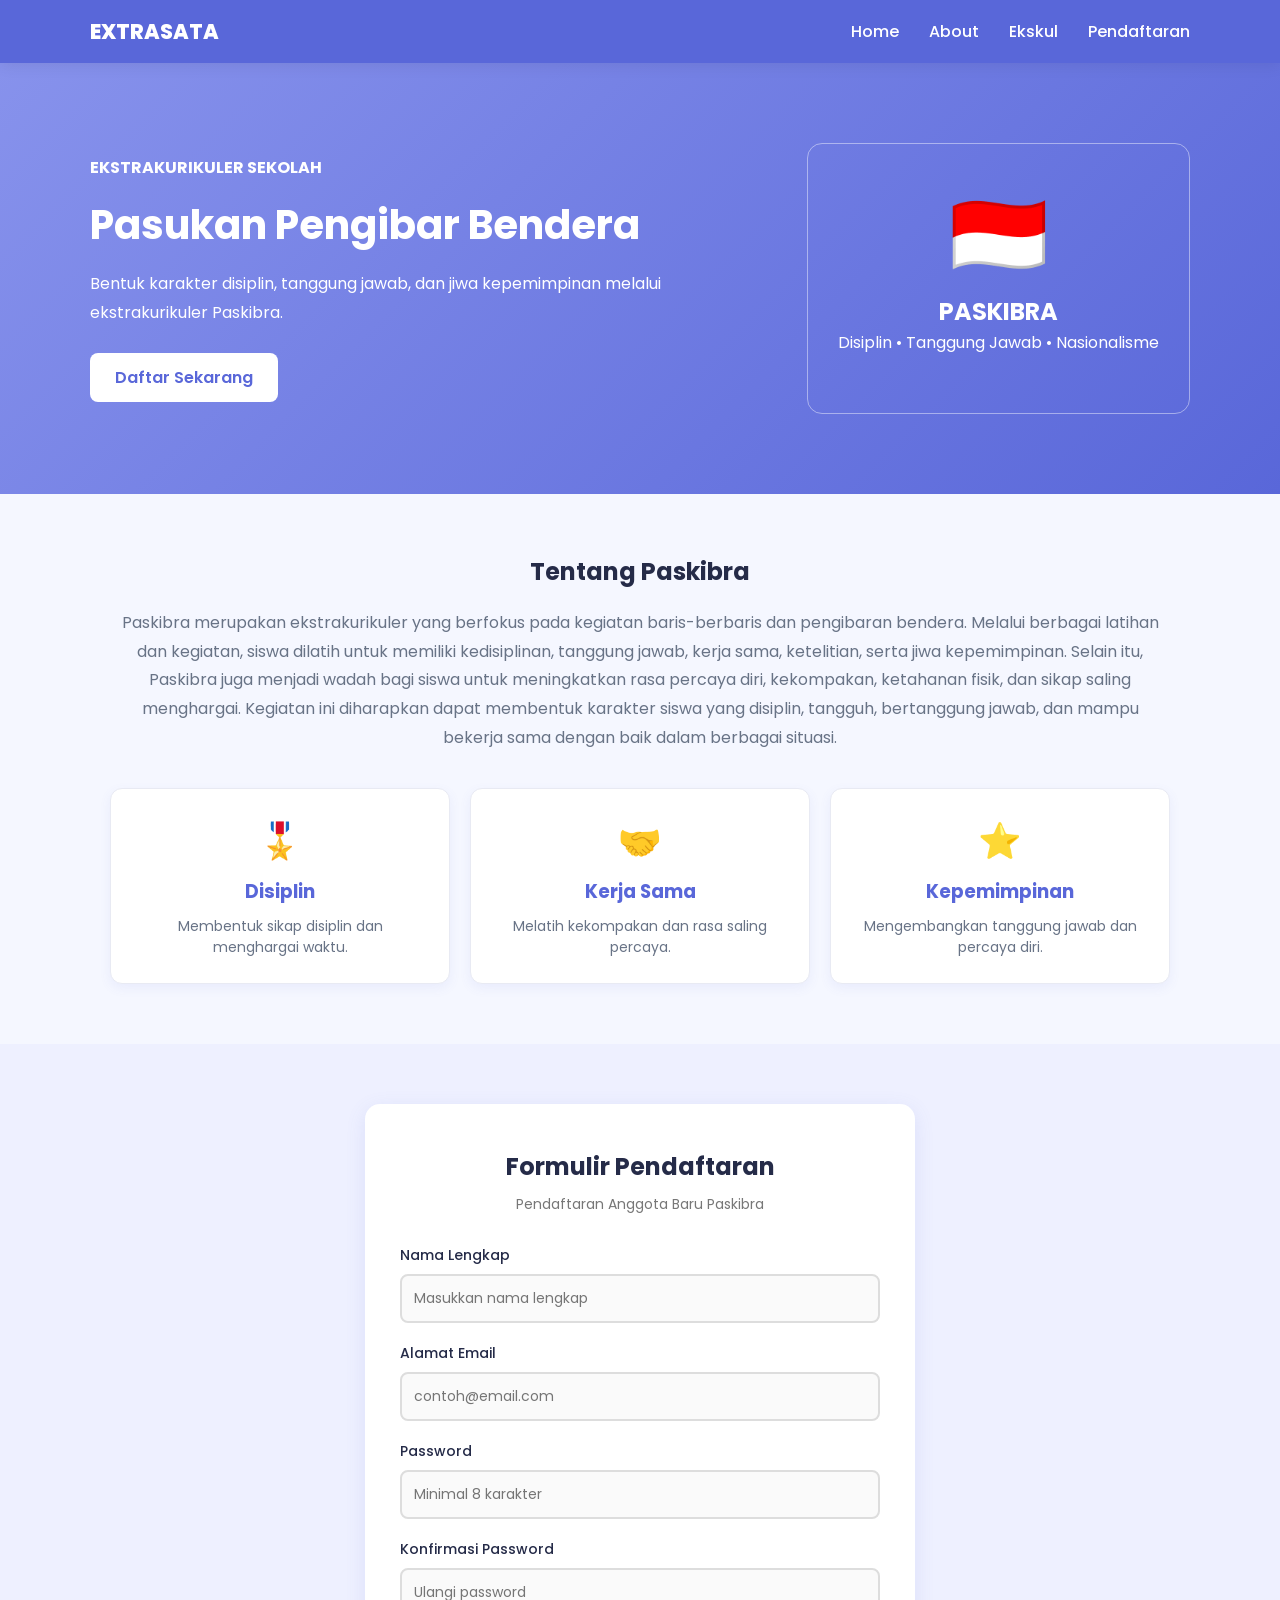
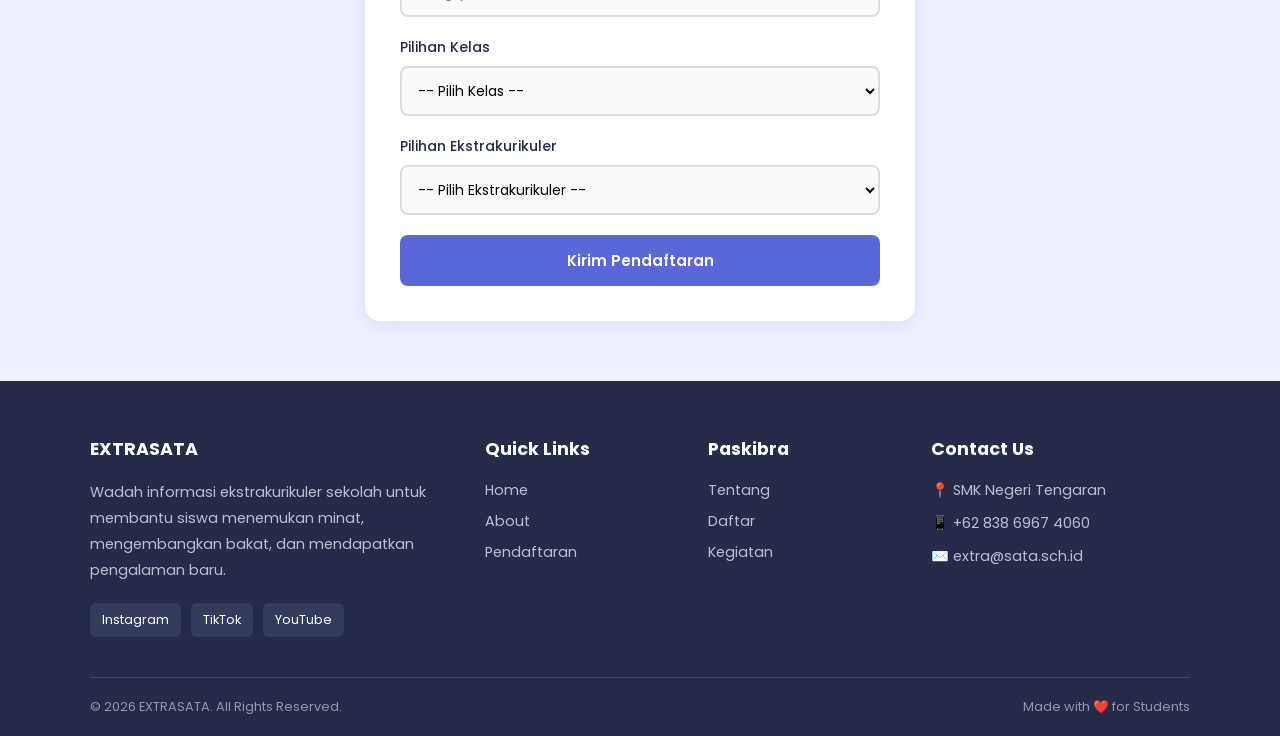
<file: form.html>
<!DOCTYPE html>
<html lang="id">

<head>
    <meta charset="UTF-8">
    <meta name="viewport" content="width=device-width, initial-scale=1.0">

    <title>Pendaftaran Paskibra</title>

    <link href="https://fonts.googleapis.com/css2?family=Poppins:wght@300;400;500;600;700;800&display=swap"
        rel="stylesheet">

    <style>
        * {
            margin: 0;
            padding: 0;
            box-sizing: border-box;
            font-family: 'Poppins', sans-serif;
            scroll-behavior: smooth;
        }

        body {
            background: #f5f7ff;
            color: #252b48;
        }

        /* NAVBAR */

        .navbar {
            position: sticky;
            top: 0;
            z-index: 1000;
            background: #5967d9;
            padding: 16px 7%;
            display: flex;
            justify-content: space-between;
            align-items: center;
            box-shadow: 0 2px 15px rgba(0, 0, 0, 0.08);
        }

        .logo {
            font-size: 1.3rem;
            font-weight: 800;
            color: white;
        }

        .nav-menu {
            display: flex;
            gap: 30px;
        }

        .nav-menu a {
            text-decoration: none;
            color: white;
            font-weight: 500;
            transition: 0.3s;
        }

        .nav-menu a:hover {
            color: #dfe3ff;
        }

        /* HERO */

        .hero {
            background: linear-gradient(135deg, #8792ec, #5967d9);
            color: white;
            padding: 80px 7%;
            display: flex;
            justify-content: space-between;
            align-items: center;
            gap: 30px;
        }

        .hero-content {
            max-width: 600px;
        }

        .hero h1 {
            font-size: 40px;
            margin: 15px 0;
        }

        .hero p {
            line-height: 1.8;
            margin-bottom: 25px;
        }

        .btn {
            display: inline-block;
            background: white;
            color: #5967d9;
            padding: 12px 25px;
            border-radius: 8px;
            text-decoration: none;
            font-weight: 600;
            transition: 0.3s;
        }

        .btn:hover {
            background: #eef0ff;
            transform: translateY(-2px);
        }

        .hero-icon {
            text-align: center;
            padding: 30px;
            border: 1px solid #ffffff70;
            border-radius: 15px;
        }

        .hero-icon span {
            font-size: 80px;
        }

        /* TENTANG */

        .about {
            max-width: 1100px;
            margin: auto;
            padding: 60px 20px;
            text-align: center;
        }

        .about h2 {
            margin-bottom: 20px;
        }

        .about > p {
            color: #687386;
            line-height: 1.8;
        }

        .about-cards {
            display: grid;
            grid-template-columns: repeat(3, 1fr);
            gap: 20px;
            margin-top: 35px;
        }

        .about-card {
            background: white;
            padding: 25px;
            border-radius: 12px;
            box-shadow: 0 4px 12px rgba(89, 103, 217, 0.08);
            border: 1px solid #e8eaf3;
        }

        .about-card h3 {
            color: #5967d9;
            margin: 10px 0;
        }

        .about-card p {
            color: #687386;
            font-size: 14px;
        }

        .about-icon {
            font-size: 35px;
        }

        /* FORM */

        .registration {
            background: #eef0ff;
            padding: 60px 20px;
        }

        .form-container {
            background: white;
            max-width: 550px;
            margin: auto;
            padding: 35px;
            border-radius: 15px;
            box-shadow: 0 5px 20px rgba(89, 103, 217, 0.12);
        }

        .form-heading {
            text-align: center;
            margin-bottom: 30px;
        }

        .form-heading h2 {
            margin: 10px 0;
        }

        .form-heading p {
            color: #777;
            font-size: 14px;
        }

        .form-group {
            margin-bottom: 20px;
        }

        label {
            display: block;
            margin-bottom: 8px;
            font-size: 14px;
            font-weight: 500;
        }

        input,
        select {
            width: 100%;
            padding: 12px;
            border: 2px solid #ddd;
            border-radius: 8px;
            outline: none;
            font-size: 14px;
            background: #fafafa;
        }

        input:focus,
        select:focus {
            border-color: #5967d9;
        }

        /* VALIDASI */

        .success {
            border-color: #28a745;
            background: #f2fff5;
        }

        .error {
            border-color: #dc3545;
            background: #fff5f5;
        }

        .error-message {
            display: none;
            color: #dc3545;
            font-size: 12px;
            margin-top: 5px;
        }

        .error-message.visible {
            display: block;
        }

        /* BUTTON */

        .submit-btn {
            width: 100%;
            padding: 14px;
            background: #5967d9;
            color: white;
            border: none;
            border-radius: 8px;
            font-size: 15px;
            font-weight: 600;
            cursor: pointer;
            transition: 0.3s;
        }

        .submit-btn:hover {
            background: #4654c5;
        }

        .success-message {
            margin-top: 20px;
            padding: 15px;
            background: #e8f8ec;
            color: #187333;
            border-radius: 8px;
            text-align: center;
        }

        /* FOOTER */

        footer {
            background: #252b48;
            color: white;
            padding: 55px 7% 20px;
        }

        .footer-content {
            max-width: 1200px;
            margin: auto;
            display: grid;
            grid-template-columns: 2fr 1fr 1fr 1.5fr;
            gap: 50px;
            margin-bottom: 40px;
        }

        .footer-content h3 {
            font-size: 1.1rem;
            margin-bottom: 18px;
        }

        .footer-about p {
            color: #b8bfd1;
            line-height: 1.8;
            font-size: 0.9rem;
            max-width: 350px;
        }

        .social {
            display: flex;
            gap: 10px;
            margin-top: 20px;
        }

        .social a {
            text-decoration: none;
            color: white;
            background: #343b5b;
            padding: 8px 12px;
            border-radius: 6px;
            font-size: 0.8rem;
            transition: 0.3s;
        }

        .social a:hover {
            background: #5967d9;
        }

        .footer-links a {
            display: block;
            text-decoration: none;
            color: #b8bfd1;
            margin-bottom: 10px;
            font-size: 0.9rem;
            transition: 0.3s;
        }

        .footer-links a:hover {
            color: white;
            padding-left: 5px;
        }

        .footer-contact p {
            color: #b8bfd1;
            font-size: 0.9rem;
            margin-bottom: 12px;
        }

        .footer-bottom {
            max-width: 1200px;
            margin: auto;
            border-top: 1px solid #41475f;
            padding-top: 20px;
            display: flex;
            justify-content: space-between;
            gap: 20px;
            color: #8f97ae;
            font-size: 0.8rem;
        }

        /* RESPONSIVE */

        @media (max-width: 800px) {
            .nav-menu {
                gap: 15px;
            }

            .nav-menu a {
                font-size: 0.85rem;
            }

            .hero {
                flex-direction: column;
                text-align: center;
                padding: 50px 20px;
            }

            .hero h1 {
                font-size: 30px;
            }

            .about-cards {
                grid-template-columns: 1fr;
            }

            .form-container {
                padding: 25px 20px;
            }

            .footer-content {
                grid-template-columns: 1fr 1fr;
                gap: 35px;
            }

            .footer-bottom {
                flex-direction: column;
                text-align: center;
            }
        }

        @media (max-width: 500px) {
            .navbar {
                padding: 15px 5%;
            }

            .logo {
                font-size: 1rem;
            }

            .nav-menu {
                gap: 8px;
            }

            .nav-menu a {
                font-size: 0.7rem;
            }

            .footer-content {
                grid-template-columns: 1fr;
            }

            .footer-about p {
                max-width: 100%;
            }
        }
    </style>
</head>

<body>

    <!-- NAVBAR -->

    <header class="navbar">

        <div class="logo">
            EXTRASATA
        </div>

        <nav class="nav-menu">
            <a href="index.html">Home</a>
            <a href="#tentang">About</a>
            <a href="index.html">Ekskul</a>
            <a href="#pendaftaran">Pendaftaran</a>
        </nav>

    </header>


    <!-- HERO -->

    <section class="hero">

        <div class="hero-content">

            <h4>
                EKSTRAKURIKULER SEKOLAH
            </h4>

            <h1>
                Pasukan Pengibar Bendera
            </h1>

            <p>
                Bentuk karakter disiplin, tanggung jawab, dan jiwa
                kepemimpinan melalui ekstrakurikuler Paskibra.
            </p>

            <a href="#pendaftaran" class="btn">
                Daftar Sekarang
            </a>

        </div>

        <div class="hero-icon">

            <span>🇮🇩</span>

            <h2>
                PASKIBRA
            </h2>

            <p>
                Disiplin • Tanggung Jawab • Nasionalisme
            </p>

        </div>

    </section>


    <!-- TENTANG PASKIBRA -->

    <section class="about" id="tentang">

        <h2>
            Tentang Paskibra
        </h2>

        <p>
            Paskibra merupakan ekstrakurikuler yang berfokus pada kegiatan
            baris-berbaris dan pengibaran bendera. Melalui berbagai latihan
            dan kegiatan, siswa dilatih untuk memiliki kedisiplinan,
            tanggung jawab, kerja sama, ketelitian, serta jiwa kepemimpinan.
            Selain itu, Paskibra juga menjadi wadah bagi siswa untuk
            meningkatkan rasa percaya diri, kekompakan, ketahanan fisik,
            dan sikap saling menghargai. Kegiatan ini diharapkan dapat
            membentuk karakter siswa yang disiplin, tangguh, bertanggung
            jawab, dan mampu bekerja sama dengan baik dalam berbagai situasi.
        </p>

        <div class="about-cards">

            <div class="about-card">

                <div class="about-icon">
                    🎖️
                </div>

                <h3>
                    Disiplin
                </h3>

                <p>
                    Membentuk sikap disiplin dan menghargai waktu.
                </p>

            </div>

            <div class="about-card">

                <div class="about-icon">
                    🤝
                </div>

                <h3>
                    Kerja Sama
                </h3>

                <p>
                    Melatih kekompakan dan rasa saling percaya.
                </p>

            </div>

            <div class="about-card">

                <div class="about-icon">
                    ⭐
                </div>

                <h3>
                    Kepemimpinan
                </h3>

                <p>
                    Mengembangkan tanggung jawab dan percaya diri.
                </p>

            </div>

        </div>

    </section>


    <!-- FORM PENDAFTARAN -->

    <section class="registration" id="pendaftaran">

        <div class="form-container">

            <div class="form-heading">

                <h2>
                    Formulir Pendaftaran
                </h2>

                <p>
                    Pendaftaran Anggota Baru Paskibra
                </p>

            </div>

            <form id="registrationForm" novalidate>

                <!-- INPUT NAMA -->

                <div class="form-group">

                    <label for="nama">
                        Nama Lengkap
                    </label>

                    <input
                        type="text"
                        id="nama"
                        placeholder="Masukkan nama lengkap"
                    >

                    <small class="error-message" id="namaError"></small>

                </div>


                <!-- INPUT EMAIL -->

                <div class="form-group">

                    <label for="email">
                        Alamat Email
                    </label>

                    <input
                        type="email"
                        id="email"
                        placeholder="contoh@email.com"
                    >

                    <small class="error-message" id="emailError"></small>

                </div>


                <!-- INPUT PASSWORD -->

                <div class="form-group">

                    <label for="password">
                        Password
                    </label>

                    <input
                        type="password"
                        id="password"
                        placeholder="Minimal 8 karakter"
                    >

                    <small class="error-message" id="passwordError"></small>

                </div>


                <!-- KONFIRMASI PASSWORD -->

                <div class="form-group">

                    <label for="konfirmasi">
                        Konfirmasi Password
                    </label>

                    <input
                        type="password"
                        id="konfirmasi"
                        placeholder="Ulangi password"
                    >

                    <small class="error-message" id="konfirmasiError"></small>

                </div>


                <!-- PILIHAN KELAS -->

                <div class="form-group">

                    <label for="kelas">
                        Pilihan Kelas
                    </label>

                    <select id="kelas">

                        <option value="">
                            -- Pilih Kelas --
                        </option>

                        <option value="X">
                            Kelas X TKR 1
                        </option>

                        <option value="X">
                            Kelas X TKR 2
                        </option>

                        <option value="X">
                            Kelas X TKR 3
                        </option>

                        <option value="X">
                            Kelas X TKR 4
                        </option>

                        <option value="X">
                            Kelas X TSM 1
                        </option>

                        <option value="X">
                            Kelas X TSM 2
                        </option>

                        <option value="X">
                            Kelas X TSM 3
                        </option>

                        <option value="X">
                            Kelas X TSM 4
                        </option>

                        <option value="X">
                            Kelas X RPL 1
                        </option>

                        <option value="X">
                            Kelas X RPL 2
                        </option>

                        <option value="X">
                            Kelas X RPL 3
                        </option>

                        <option value="X">
                            Kelas X RPL 4
                        </option>

                        <option value="X">
                            Kelas X TKJ 1
                        </option>

                        <option value="X">
                            Kelas X TKJ 2
                        </option>

                        <option value="X">
                            Kelas X TKJ 3
                        </option>

                        <option value="X">
                            Kelas X Busana 1
                        </option>

                        <option value="X">
                            Kelas X Busana 2
                        </option>

                        <option value="X">
                            Kelas X Busana 3
                        </option>

                        <option value="X">
                            Kelas X Busana 4
                        </option>

                        <option value="X">
                            Kelas X Kuliner 1
                        </option>

                        <option value="X">
                            Kelas X Kuliner 2
                        </option>

                        <option value="X">
                            Kelas X Kuliner 3
                        </option>

                    </select>

                    <small class="error-message" id="kelasError"></small>

                </div>


                <!-- PILIHAN EKSTRAKURIKULER -->

                <div class="form-group">

                    <label for="ekskul">
                        Pilihan Ekstrakurikuler
                    </label>

                    <select id="ekskul">

                        <option value="">
                            -- Pilih Ekstrakurikuler --
                        </option>

                        <option value="Paskibra">
                            Paskibra
                        </option>

                    </select>

                    <small class="error-message" id="ekskulError"></small>

                </div>


                <!-- TOMBOL SUBMIT -->

                <button type="submit" class="submit-btn">
                    Kirim Pendaftaran
                </button>


                <!-- PESAN SUKSES -->

                <div id="pesanSukses" class="success-message" hidden>
                    Pendaftaran Berhasil!
                </div>

            </form>

        </div>

    </section>


    <!-- FOOTER -->

    <footer>

        <div class="footer-content">

            <div class="footer-about">

                <h3>
                    EXTRASATA
                </h3>

                <p>
                    Wadah informasi ekstrakurikuler sekolah untuk membantu
                    siswa menemukan minat, mengembangkan bakat, dan
                    mendapatkan pengalaman baru.
                </p>

                <div class="social">

                    <a href="#">
                        Instagram
                    </a>

                    <a href="#">
                        TikTok
                    </a>

                    <a href="#">
                        YouTube
                    </a>

                </div>

            </div>


            <div class="footer-links">

                <h3>
                    Quick Links
                </h3>

                <a href="index.html">
                    Home
                </a>

                <a href="#tentang">
                    About
                </a>

                <a href="#pendaftaran">
                    Pendaftaran
                </a>

            </div>


            <div class="footer-links">

                <h3>
                    Paskibra
                </h3>

                <a href="#tentang">
                    Tentang
                </a>

                <a href="#pendaftaran">
                    Daftar
                </a>

                <a href="#beranda">
                    Kegiatan
                </a>

            </div>


            <div class="footer-contact">

                <h3>
                    Contact Us
                </h3>

                <p>
                    📍 SMK Negeri Tengaran
                </p>

                <p>
                    📱 +62 838 6967 4060
                </p>

                <p>
                    ✉️ extra@sata.sch.id
                </p>

            </div>

        </div>


        <div class="footer-bottom">

            <p>
                © 2026 EXTRASATA. All Rights Reserved.
            </p>

            <p>
                Made with ❤️ for Students
            </p>

        </div>

    </footer>


    <!-- JAVASCRIPT VALIDASI -->

    <script>

        // ELEMEN HTML

        const form = document.getElementById("registrationForm");
        const nama = document.getElementById("nama");
        const email = document.getElementById("email");
        const password = document.getElementById("password");
        const konfirmasi = document.getElementById("konfirmasi");
        const kelas = document.getElementById("kelas");
        const ekskul = document.getElementById("ekskul");
        const pesanSukses = document.getElementById("pesanSukses");


        // VALIDASI UMUM

        function validasi(input, kondisi, pesan) {

            const error = document.getElementById(input.id + "Error");

            if (!kondisi) {

                input.classList.add("error");
                input.classList.remove("success");

                error.textContent = pesan;
                error.classList.add("visible");

                return false;
            }

            input.classList.remove("error");
            input.classList.add("success");

            error.classList.remove("visible");

            return true;
        }


        // VALIDASI NAMA

        function cekNama() {

            return validasi(
                nama,
                nama.value.trim().length >= 3,
                "Nama minimal 3 karakter."
            );
        }


        // VALIDASI EMAIL

        function cekEmail() {

            return validasi(
                email,
                /^[^\s@]+@[^\s@]+\.[^\s@]+$/.test(email.value),
                "Format email tidak valid."
            );
        }


        // VALIDASI PASSWORD

        function cekPassword() {

            return validasi(
                password,
                password.value.length >= 8,
                "Password minimal 8 karakter."
            );
        }


        // VALIDASI KONFIRMASI PASSWORD

        function cekKonfirmasi() {

            return validasi(
                konfirmasi,
                konfirmasi.value !== "" &&
                konfirmasi.value === password.value,
                "Password tidak cocok."
            );
        }


        // VALIDASI KELAS

        function cekKelas() {

            return validasi(
                kelas,
                kelas.value !== "",
                "Pilih kelas terlebih dahulu."
            );
        }


        // VALIDASI EKSTRAKURIKULER

        function cekEkskul() {

            return validasi(
                ekskul,
                ekskul.value !== "",
                "Pilih ekstrakurikuler."
            );
        }


        // VALIDASI REAL-TIME

        nama.addEventListener("input", cekNama);
        email.addEventListener("input", cekEmail);
        password.addEventListener("input", cekPassword);
        konfirmasi.addEventListener("input", cekKonfirmasi);

        kelas.addEventListener("change", cekKelas);
        ekskul.addEventListener("change", cekEkskul);


        // SUBMIT FORM

        form.addEventListener("submit", function(event) {

            event.preventDefault();

            const valid =
                cekNama() &&
                cekEmail() &&
                cekPassword() &&
                cekKonfirmasi() &&
                cekKelas() &&
                cekEkskul();

            if (valid) {

                pesanSukses.hidden = false;

                form.reset();

                document
                    .querySelectorAll("input, select")
                    .forEach(input => {

                        input.classList.remove(
                            "success",
                            "error"
                        );

                    });

            } else {

                pesanSukses.hidden = true;

            }

        });

    </script>

</body>

</html>
</file>
